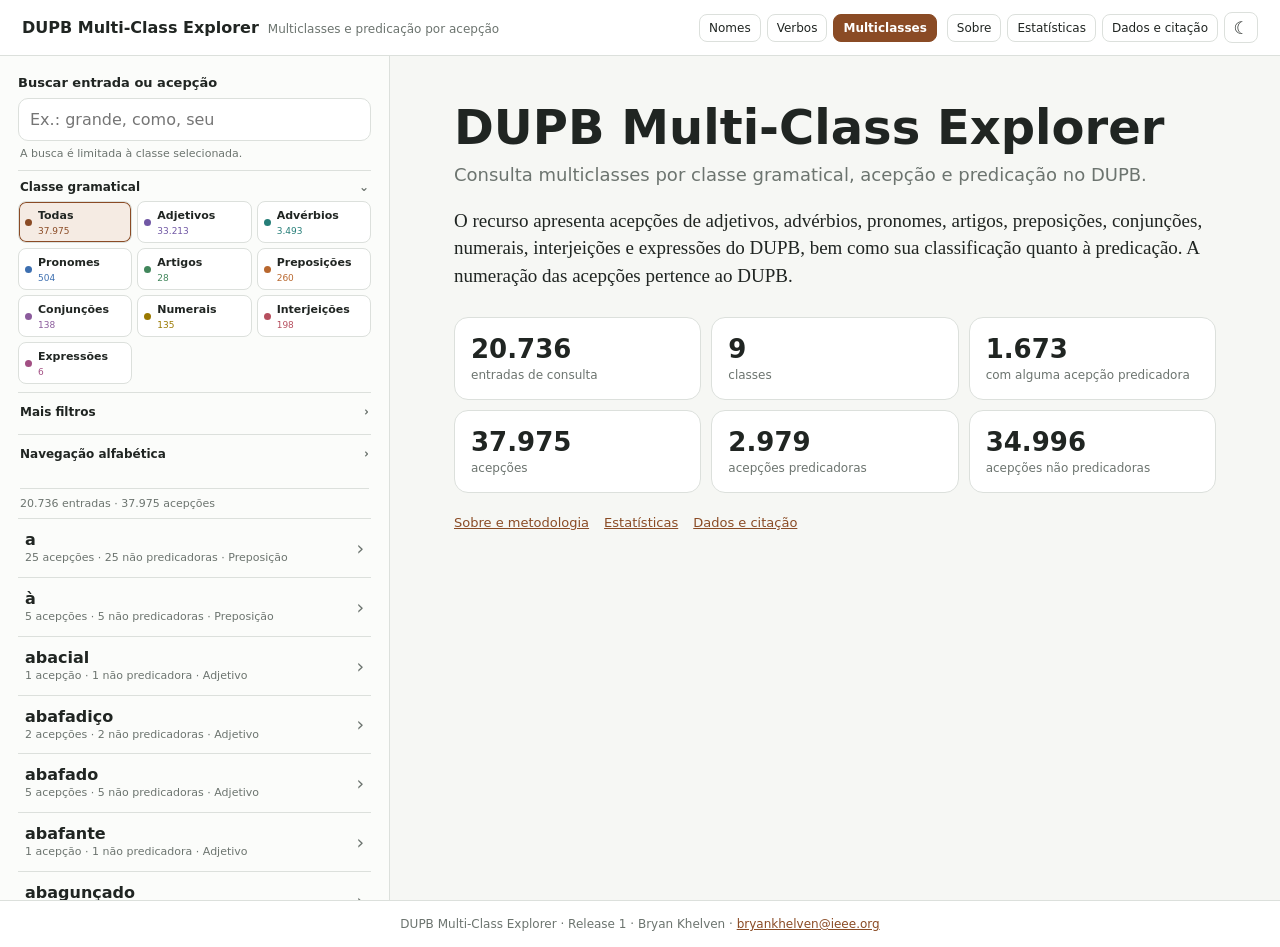
<file: index.html>
<!doctype html><html lang="pt-BR"><head><meta charset="utf-8"><meta name="viewport" content="width=device-width,initial-scale=1"><title>DUPB Multi-Class Explorer</title><meta name="description" content="Consulta de adjetivos, advérbios e outras classes por acepção no DUPB."><script src="theme.js"></script><link rel="icon" href="favicon.svg" type="image/svg+xml"><link rel="stylesheet" href="styles.css"><link rel="stylesheet" href="resource.css"></head><body><header class="topbar"><div class="brand"><a href="index.html">DUPB Multi-Class Explorer</a><span>Multiclasses e predicação por acepção</span></div><div class="header-right"><div class="resource-switch" aria-label="Recursos DUPB"></div><div class="top-actions"><a class="nav-btn" href="about.html">Sobre</a><a class="nav-btn" href="stats.html">Estatísticas</a><a class="nav-btn" href="download.html">Dados e citação</a><button class="theme-btn icon-btn" data-theme-toggle type="button"></button></div></div></header><main class="explorer"><aside class="filters">
<div class="search-block"><label id="searchLabel" for="q">Buscar entrada ou acepção</label><input id="q" type="search" autocomplete="off" placeholder="Ex.: grande, como, seu"><p class="hint">A busca é limitada à classe selecionada.</p></div>
<details class="sidebar-section class-selector-section" open><summary>Classe gramatical</summary><div class="sidebar-section-body"><div class="class-filter-wrap"><div id="classFilters" class="class-filter-grid compact"><button type="button" data-pos="all" class="class-filter all-classes on"><span class="class-dot"></span><span>Todas</span><small>37.975</small></button><button type="button" data-pos="Adj" class="class-filter pos-adj"><span class="class-dot"></span><span>Adjetivos</span><small>33.213</small></button><button type="button" data-pos="Adv" class="class-filter pos-adv"><span class="class-dot"></span><span>Advérbios</span><small>3.493</small></button><button type="button" data-pos="Pron" class="class-filter pos-pron"><span class="class-dot"></span><span>Pronomes</span><small>504</small></button><button type="button" data-pos="Art" class="class-filter pos-art"><span class="class-dot"></span><span>Artigos</span><small>28</small></button><button type="button" data-pos="Prep" class="class-filter pos-prep"><span class="class-dot"></span><span>Preposições</span><small>260</small></button><button type="button" data-pos="Conj" class="class-filter pos-conj"><span class="class-dot"></span><span>Conjunções</span><small>138</small></button><button type="button" data-pos="Num" class="class-filter pos-num"><span class="class-dot"></span><span>Numerais</span><small>135</small></button><button type="button" data-pos="Interj" class="class-filter pos-interj"><span class="class-dot"></span><span>Interjeições</span><small>198</small></button><button type="button" data-pos="MWE" class="class-filter pos-mwe"><span class="class-dot"></span><span>Expressões</span><small>6</small></button></div></div></div></details>
<details class="sidebar-section"><summary>Mais filtros</summary><div class="sidebar-section-body">
<p class="lab">Filtro de entradas</p><div id="profiles" class="profile-options">
<button data-p="all" class="on"><small class="facet-count"></small><span class="facet-label">Todas as entradas</span></button>
<button data-p="hasS"><small class="facet-count"></small><span class="facet-label">Com algum sentido predicador</span></button>
<button data-p="allS"><small class="facet-count"></small><span class="facet-label">Com todos os sentidos predicadores</span></button>
<button data-p="mixed"><small class="facet-count"></small><span class="facet-label">Com sentidos dos dois tipos</span></button>
<button data-p="nonly"><small class="facet-count"></small><span class="facet-label">Sem sentidos predicadores</span></button></div>
<p class="lab">Acepções exibidas</p><div id="senseFilters" class="segmented"><button data-s="all" class="on">Todas as acepções</button><button data-s="S">Predicadoras</button><button data-s="N">Não predicadoras</button></div>
<div class="two-cols"><div><p class="lab">Mínimo de acepções</p><select id="minSenses"><option value="1">1</option><option>2</option><option>3</option><option>5</option><option>10</option></select></div><div><p class="lab">Máximo de acepções</p><select id="maxSenses"><option value="999">Sem máximo</option><option>1</option><option>2</option><option>3</option><option>5</option><option>10</option><option>20</option></select></div></div>
</div></details>
<details class="sidebar-section"><summary>Navegação alfabética</summary><div id="alphabet" class="alphabet"></div></details>
<div id="activeFilters" class="active-filters" hidden></div><div id="count"></div><div id="list" class="lexical-list"></div>
</aside><section id="content"><div id="intro"><h1>DUPB Multi-Class Explorer</h1><p class="subtitle">Consulta multiclasses por classe gramatical, acepção e predicação no DUPB.</p><p class="scope">O recurso apresenta acepções de adjetivos, advérbios, pronomes, artigos, preposições, conjunções, numerais, interjeições e expressões do DUPB, bem como sua classificação quanto à predicação. A numeração das acepções pertence ao DUPB.</p><div id="stats"></div><div class="page-links"><a href="about.html">Sobre e metodologia</a><a href="stats.html">Estatísticas</a><a href="download.html">Dados e citação</a></div></div><div id="entry" hidden><p class="eyebrow">Entrada lexical</p><div class="entry-head"><div><h1 id="title"></h1><p id="summary"></p></div><div class="entry-data"><span>Exportar esta entrada:</span><button id="jsonOne">JSON</button><button id="jsonlOne">JSONL</button></div></div><div class="entry-body"><div id="groups"></div><aside class="lexical"><h2>Ficha lexical</h2><dl id="lexicalData"></dl><div class="lexical-actions"><button id="copyLink" class="quiet-action">Copiar link</button><details class="cite-menu"><summary>Citar esta entrada</summary><div><button id="copyCitation" class="quiet-action">Copiar referência</button><br><button id="copyBibtex" class="quiet-action">Copiar BibTeX</button></div></details></div></aside></div></div></section></main><footer>DUPB Multi-Class Explorer · Release 1 · Bryan Khelven · <a href="mailto:bryankhelven@ieee.org">bryankhelven@ieee.org</a></footer><script src="config.js"></script><script src="resource-nav.js"></script><script src="data/release-info.js"></script><script src="data/entries.js"></script><script src="common.js"></script><script src="app.js"></script></body></html>
</file>
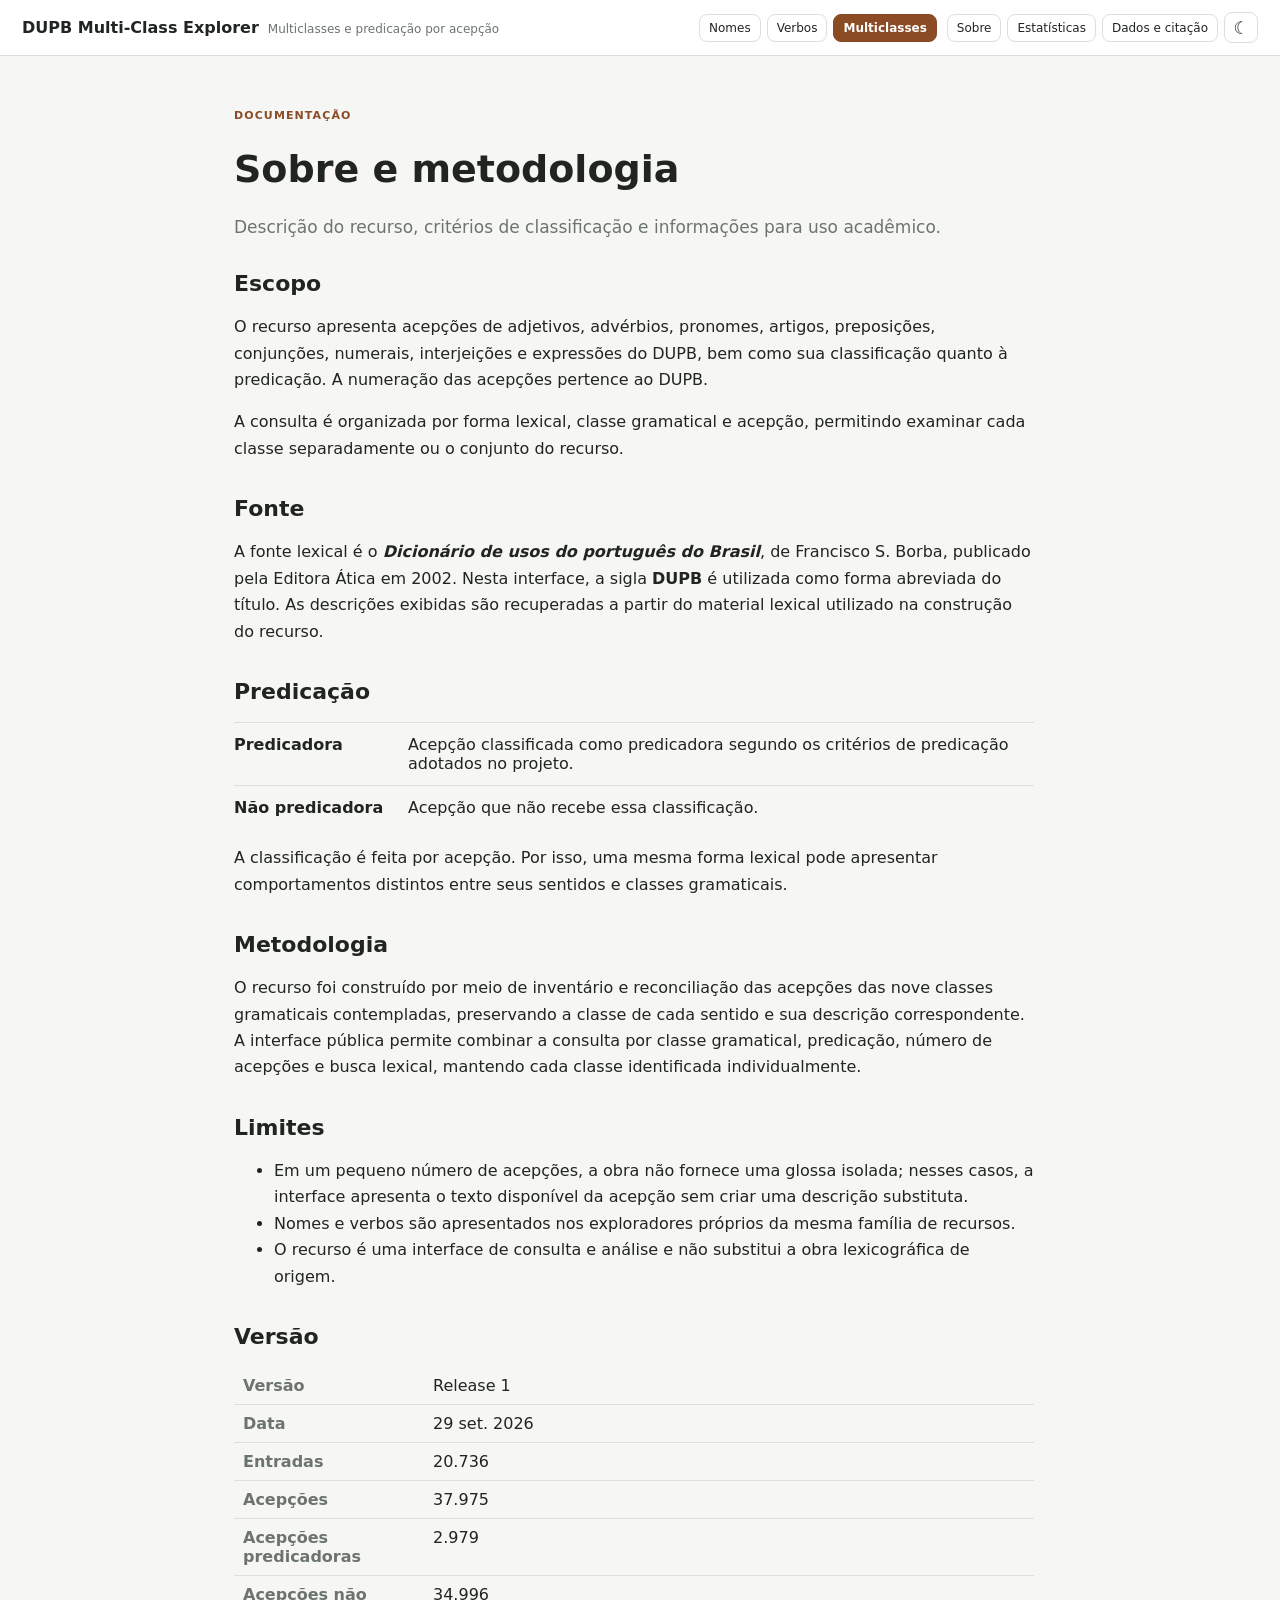
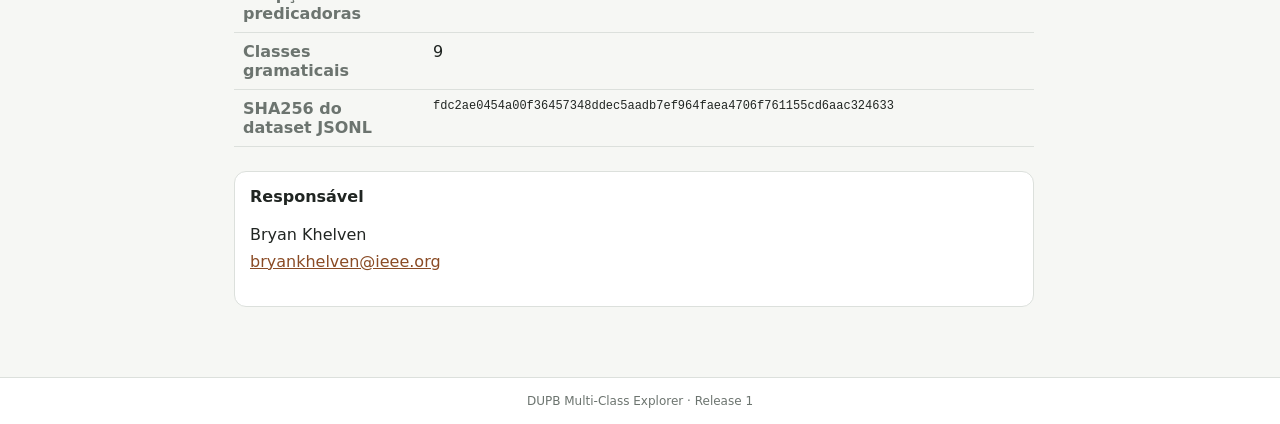
<file: about.html>
<!doctype html><html lang="pt-BR"><head><meta charset="utf-8"><meta name="viewport" content="width=device-width,initial-scale=1"><title>Sobre · DUPB Multi-Class Explorer</title><script src="theme.js"></script><link rel="icon" href="favicon.svg"><link rel="stylesheet" href="styles.css"><link rel="stylesheet" href="resource.css"></head><body><header class="topbar"><div class="brand"><a href="index.html">DUPB Multi-Class Explorer</a><span>Multiclasses e predicação por acepção</span></div><div class="header-right"><div class="resource-switch" aria-label="Recursos DUPB"></div><div class="top-actions"><a class="nav-btn" href="about.html">Sobre</a><a class="nav-btn" href="stats.html">Estatísticas</a><a class="nav-btn" href="download.html">Dados e citação</a><button class="theme-btn icon-btn" data-theme-toggle type="button"></button></div></div></header><main class="page narrow"><p class="eyebrow">Documentação</p><h1>Sobre e metodologia</h1><p class="lead">Descrição do recurso, critérios de classificação e informações para uso acadêmico.</p><section class="prose"><h2>Escopo</h2><p>O recurso apresenta acepções de adjetivos, advérbios, pronomes, artigos, preposições, conjunções, numerais, interjeições e expressões do DUPB, bem como sua classificação quanto à predicação. A numeração das acepções pertence ao DUPB.</p><p>A consulta é organizada por forma lexical, classe gramatical e acepção, permitindo examinar cada classe separadamente ou o conjunto do recurso.</p><h2>Fonte</h2><p>A fonte lexical é o <strong><em>Dicionário de usos do português do Brasil</em></strong>, de Francisco S. Borba, publicado pela Editora Ática em 2002. Nesta interface, a sigla <strong>DUPB</strong> é utilizada como forma abreviada do título. As descrições exibidas são recuperadas a partir do material lexical utilizado na construção do recurso.</p><h2>Predicação</h2><div class="definition"><strong>Predicadora</strong><span>Acepção classificada como predicadora segundo os critérios de predicação adotados no projeto.</span></div><div class="definition"><strong>Não predicadora</strong><span>Acepção que não recebe essa classificação.</span></div><p>A classificação é feita por acepção. Por isso, uma mesma forma lexical pode apresentar comportamentos distintos entre seus sentidos e classes gramaticais.</p><h2>Metodologia</h2><p>O recurso foi construído por meio de inventário e reconciliação das acepções das nove classes gramaticais contempladas, preservando a classe de cada sentido e sua descrição correspondente. A interface pública permite combinar a consulta por classe gramatical, predicação, número de acepções e busca lexical, mantendo cada classe identificada individualmente.</p><h2>Limites</h2><ul><li>Em um pequeno número de acepções, a obra não fornece uma glossa isolada; nesses casos, a interface apresenta o texto disponível da acepção sem criar uma descrição substituta.</li><li>Nomes e verbos são apresentados nos exploradores próprios da mesma família de recursos.</li><li>O recurso é uma interface de consulta e análise e não substitui a obra lexicográfica de origem.</li></ul><h2>Versão</h2><table class="public-version"><tr><th>Versão</th><td>Release 1</td></tr><tr><th>Data</th><td>29 set. 2026</td></tr><tr><th>Entradas</th><td>20.736</td></tr><tr><th>Acepções</th><td>37.975</td></tr><tr><th>Acepções predicadoras</th><td>2.979</td></tr><tr><th>Acepções não predicadoras</th><td>34.996</td></tr><tr><th>Classes gramaticais</th><td>9</td></tr><tr><th>SHA256 do dataset JSONL</th><td class="mono" data-dataset-sha></td></tr></table><div class="contact"><strong>Responsável</strong><p>Bryan Khelven<br><a href="mailto:bryankhelven@ieee.org">bryankhelven@ieee.org</a></p></div></section></main><footer>DUPB Multi-Class Explorer · Release 1</footer><script src="config.js"></script><script src="resource-nav.js"></script><script src="data/release-info.js"></script><script src="common.js"></script></body></html>
</file>
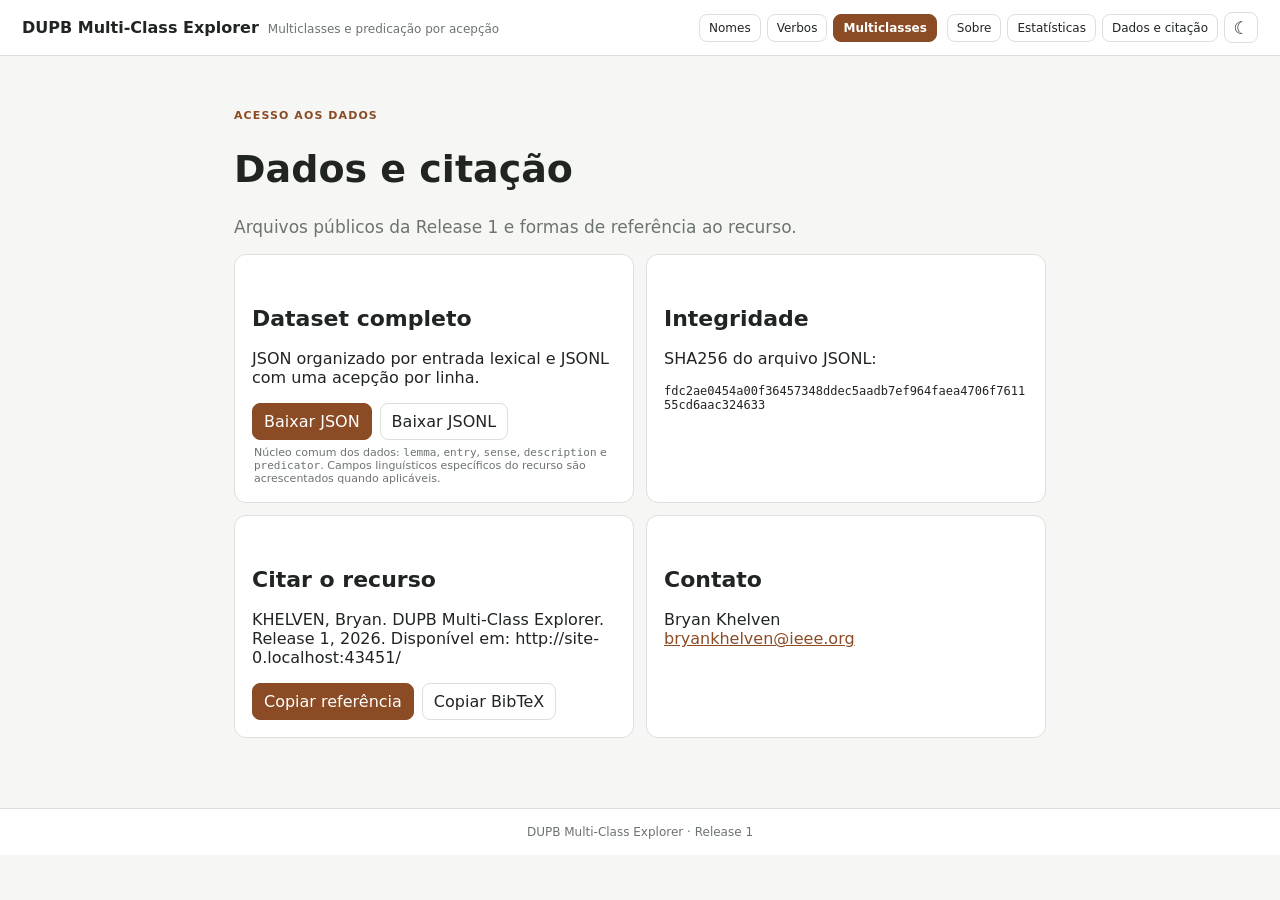
<file: download.html>
<!doctype html><html lang="pt-BR"><head><meta charset="utf-8"><meta name="viewport" content="width=device-width,initial-scale=1"><title>Dados e citação · DUPB Multi-Class Explorer</title><script src="theme.js"></script><link rel="icon" href="favicon.svg"><link rel="stylesheet" href="styles.css"><link rel="stylesheet" href="resource.css"></head><body><header class="topbar"><div class="brand"><a href="index.html">DUPB Multi-Class Explorer</a><span>Multiclasses e predicação por acepção</span></div><div class="header-right"><div class="resource-switch" aria-label="Recursos DUPB"></div><div class="top-actions"><a class="nav-btn" href="about.html">Sobre</a><a class="nav-btn" href="stats.html">Estatísticas</a><a class="nav-btn" href="download.html">Dados e citação</a><button class="theme-btn icon-btn" data-theme-toggle type="button"></button></div></div></header><main class="page narrow"><p class="eyebrow">Acesso aos dados</p><h1>Dados e citação</h1><p class="lead">Arquivos públicos da Release 1 e formas de referência ao recurso.</p><div class="download-grid"><section class="download-card"><h2>Dataset completo</h2><p>JSON organizado por entrada lexical e JSONL com uma acepção por linha.</p><div class="button-row"><a class="btn primary" href="data/dupb-multiclass-explorer.json" download="dupb-multiclass-explorer.json">Baixar JSON</a><a class="btn" href="data/dupb-multiclass-explorer.jsonl" download="dupb-multiclass-explorer.jsonl">Baixar JSONL</a></div><p class="hint">Núcleo comum dos dados: <code>lemma</code>, <code>entry</code>, <code>sense</code>, <code>description</code> e <code>predicator</code>. Campos linguísticos específicos do recurso são acrescentados quando aplicáveis.</p></section><section class="download-card"><h2>Integridade</h2><p>SHA256 do arquivo JSONL:</p><p class="checksum" data-dataset-sha></p></section><section class="download-card"><h2>Citar o recurso</h2><p id="citation"></p><div class="button-row"><button class="btn primary" id="copyCitation">Copiar referência</button><button class="btn" id="copyBibtex">Copiar BibTeX</button></div></section><section class="download-card"><h2>Contato</h2><p>Bryan Khelven<br><a href="mailto:bryankhelven@ieee.org">bryankhelven@ieee.org</a></p></section></div></main><footer>DUPB Multi-Class Explorer · Release 1</footer><script src="config.js"></script><script src="resource-nav.js"></script><script src="data/release-info.js"></script><script src="common.js"></script><script>document.addEventListener('DOMContentLoaded',()=>{const C=window.DUPB_COMMON;document.querySelector('#citation').textContent=C.citation();document.querySelector('#copyCitation').onclick=e=>C.copy(C.citation(),e.currentTarget);document.querySelector('#copyBibtex').onclick=e=>C.copy(C.bibtex(),e.currentTarget)})</script></body></html>
</file>
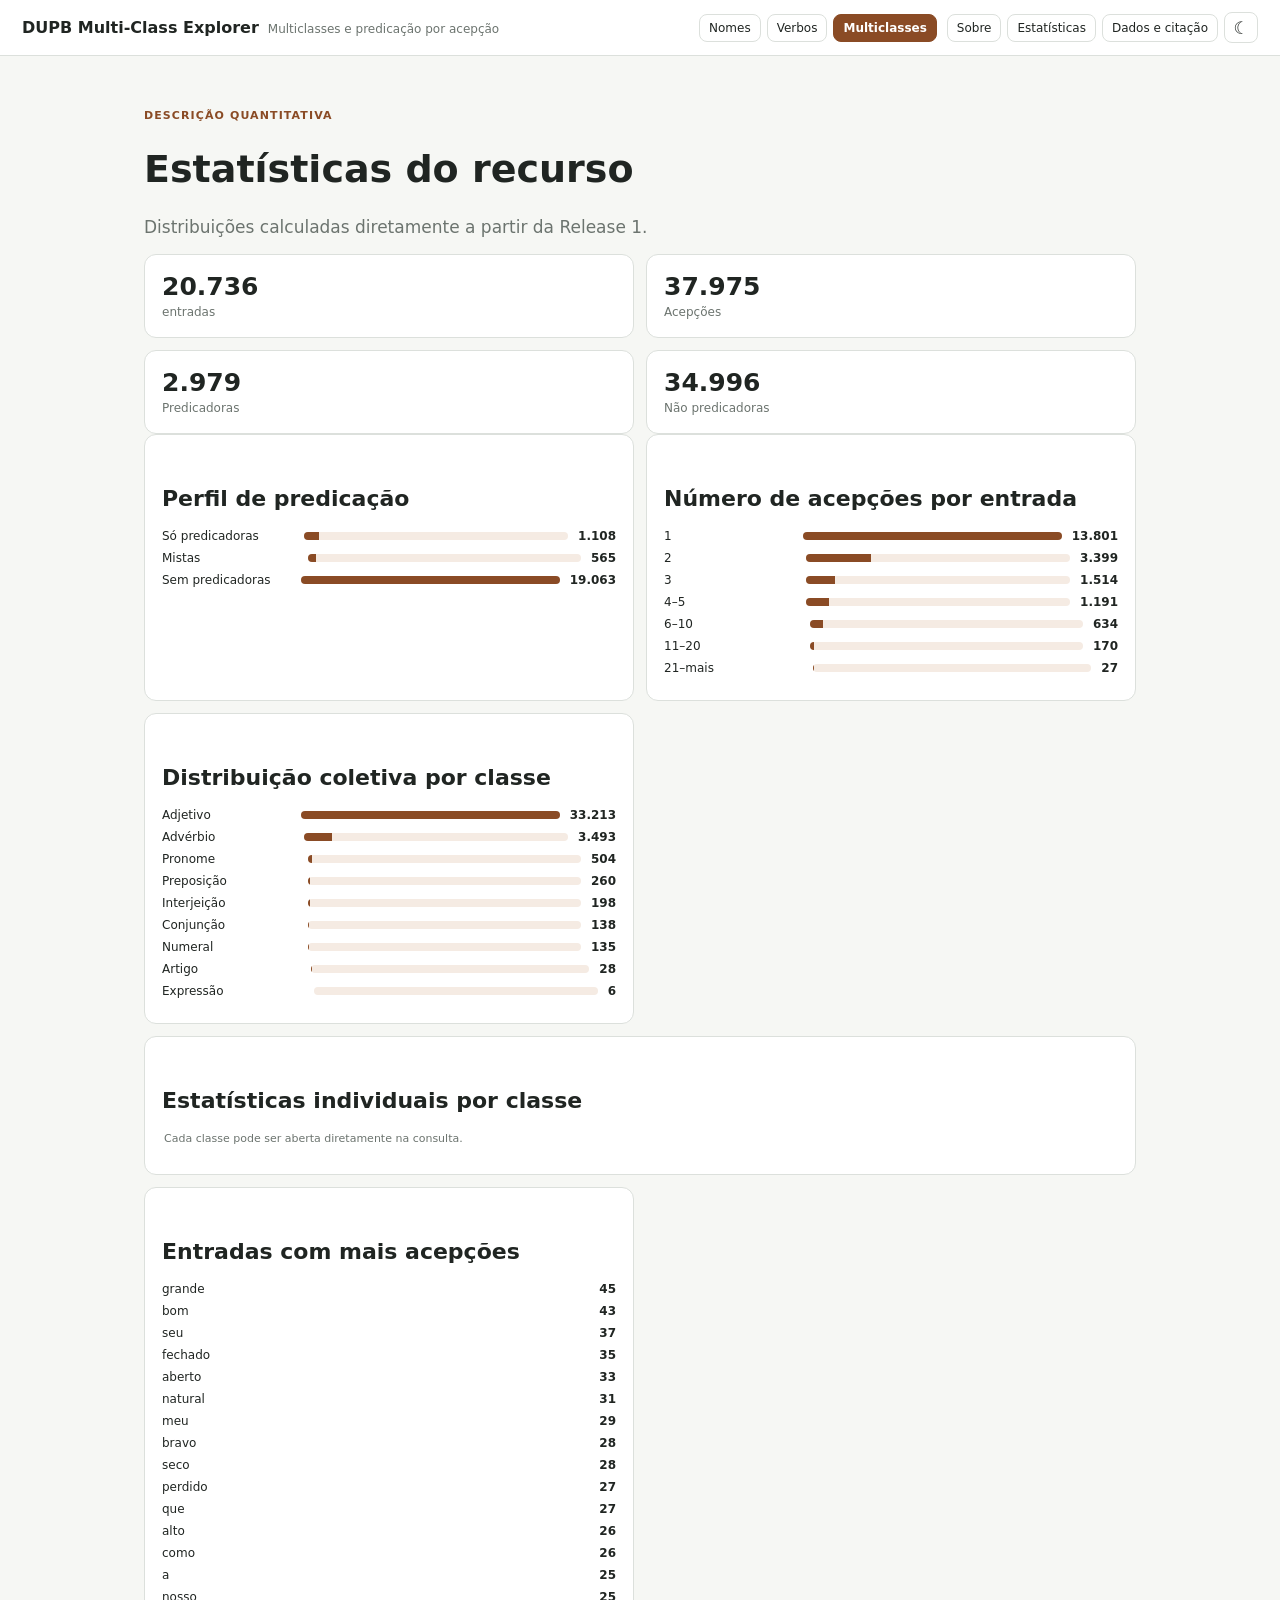
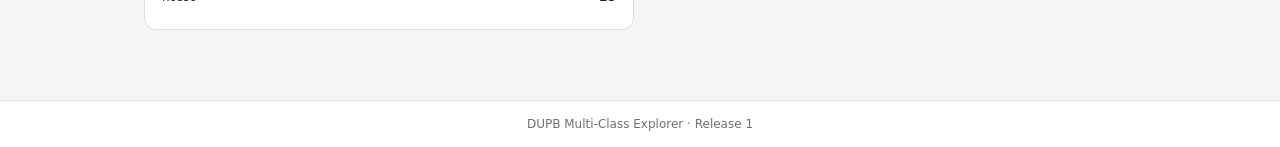
<file: stats.html>
<!doctype html><html lang="pt-BR"><head><meta charset="utf-8"><meta name="viewport" content="width=device-width,initial-scale=1"><title>Estatísticas · DUPB Multi-Class Explorer</title><script src="theme.js"></script><link rel="icon" href="favicon.svg"><link rel="stylesheet" href="styles.css"><link rel="stylesheet" href="resource.css"></head><body><header class="topbar"><div class="brand"><a href="index.html">DUPB Multi-Class Explorer</a><span>Multiclasses e predicação por acepção</span></div><div class="header-right"><div class="resource-switch" aria-label="Recursos DUPB"></div><div class="top-actions"><a class="nav-btn" href="about.html">Sobre</a><a class="nav-btn" href="stats.html">Estatísticas</a><a class="nav-btn" href="download.html">Dados e citação</a><button class="theme-btn icon-btn" data-theme-toggle type="button"></button></div></div></header><main class="page"><p class="eyebrow">Descrição quantitativa</p><h1>Estatísticas do recurso</h1><p class="lead">Distribuições calculadas diretamente a partir da Release 1.</p><div id="headline" class="info-grid"></div><div class="stats-grid"><section class="stat-panel"><h2>Perfil de predicação</h2><div id="profileBars"></div></section><section class="stat-panel"><h2>Número de acepções por entrada</h2><div id="senseBars"></div></section><section class="stat-panel"><h2>Distribuição coletiva por classe</h2><div id="specificBars"></div></section><section id="specificPanel2" class="stat-panel"><h2></h2><div id="specificBars2"></div></section><section class="stat-panel" style="grid-column:1/-1"><h2>Estatísticas individuais por classe</h2><p class="hint">Cada classe pode ser aberta diretamente na consulta.</p><div id="classStats" class="class-stats-grid"></div></section><section class="stat-panel"><h2>Entradas com mais acepções</h2><div id="topNames"></div></section></div></main><footer>DUPB Multi-Class Explorer · Release 1</footer><script src="config.js"></script><script src="resource-nav.js"></script><script src="data/release-info.js"></script><script src="data/entries.js"></script><script src="common.js"></script><script src="stats.js"></script></body></html>
</file>
<file: styles.css>
:root{
  --bg:#f6f7f4;--panel:#fbfcfa;--paper:#fff;--text:#202522;--muted:#6c746f;
  --line:#dce0dc;--accent:#245b76;--accent-ink:#fff;--soft:#e8f0f4;
  --pred:#e6f1f6;--non:#efefec;--warn:#f7efe7
}
:root[data-theme="dark"]{
  --bg:#131614;--panel:#181c19;--paper:#202522;--text:#e8ece9;--muted:#aab0ac;
  --line:#343a36;--accent:#92c8e3;--accent-ink:#12222b;--soft:#24343c;
  --pred:#203844;--non:#2b2f2c;--warn:#3a2e25
}
*{box-sizing:border-box}
body{margin:0;font-family:system-ui,-apple-system,BlinkMacSystemFont,"Segoe UI",sans-serif;background:var(--bg);color:var(--text)}
a{color:var(--accent)}button,input,select{font:inherit;color:inherit}
.topbar{padding:12px 22px;background:var(--paper);border-bottom:1px solid var(--line);display:flex;justify-content:space-between;gap:18px;align-items:center;position:sticky;top:0;z-index:10}
.brand{display:flex;gap:9px;align-items:baseline;white-space:nowrap}.brand a{font-weight:800;text-decoration:none;color:var(--text)}.brand span{font-size:12px;color:var(--muted)}
.top-actions,.resource-switch{display:flex;gap:6px;align-items:center;flex-wrap:wrap}
.nav-btn,.resource-switch a,.theme-btn{font-size:12px;text-decoration:none;color:var(--text);border:1px solid var(--line);background:var(--paper);padding:6px 9px;border-radius:8px}
.resource-switch a.active{background:var(--accent);border-color:var(--accent);color:var(--accent-ink);font-weight:750}
.header-right{display:flex;gap:10px;align-items:center;justify-content:flex-end;flex-wrap:wrap}
.icon-btn{width:34px;height:31px;padding:0;display:grid;place-items:center;font-size:17px;cursor:pointer}
.explorer{display:grid;grid-template-columns:390px 1fr;min-height:calc(100vh - 56px)}
.filters{padding:16px 18px;border-right:1px solid var(--line);background:var(--panel);position:sticky;top:56px;height:calc(100vh - 56px);overflow:auto}
.filters label{font-size:13px;font-weight:700}.filters input{width:100%;margin-top:7px;padding:11px;border:1px solid var(--line);background:var(--paper);border-radius:10px}
.hint{font-size:11px;color:var(--muted);margin:6px 2px 0}.lab{font-size:12px;font-weight:800;margin:16px 0 7px}
.sidebar-section{border-top:1px solid var(--line);margin-top:12px;padding-top:2px}.sidebar-section>summary{list-style:none;cursor:pointer;font-size:12px;font-weight:800;padding:10px 2px 7px;display:flex;justify-content:space-between}.sidebar-section>summary::-webkit-details-marker{display:none}.sidebar-section>summary::after{content:"⌄";color:var(--muted)}.sidebar-section:not([open])>summary::after{transform:rotate(-90deg)}
.profile-options,.pos-options{display:grid;gap:6px}.profile-options button,.pos-options button{width:100%;min-height:38px;display:grid;grid-template-columns:58px minmax(0,1fr);align-items:center;text-align:left;gap:8px;border:1px solid var(--line);background:var(--paper);color:var(--text);border-radius:11px;padding:7px 10px 7px 7px;cursor:pointer}
.profile-options button.on,.pos-options button.on{background:var(--accent);border-color:var(--accent);color:var(--accent-ink)}
.facet-count{margin:0;padding:2px 5px;min-width:48px;text-align:center;font-size:10px;line-height:1.35;font-weight:700;font-variant-numeric:tabular-nums;color:var(--accent);background:var(--soft);border-radius:6px}
button.on .facet-count{color:inherit;background:color-mix(in srgb,var(--paper) 18%,transparent)}
.facet-label{font-size:13px;line-height:1.25;font-weight:600}
.segmented{display:grid;grid-template-columns:1.2fr 1fr 1.25fr;gap:0;width:100%;overflow:hidden;border:1px solid var(--line);border-radius:10px}
.segmented button{min-width:0;margin:0;border:0;border-right:1px solid var(--line);padding:8px 7px;font-size:11px;line-height:1.15;background:var(--paper);cursor:pointer}.segmented button:last-child{border-right:0}.segmented button.on{background:var(--accent);color:var(--accent-ink)}
.two-cols{display:grid;grid-template-columns:1fr 1fr;gap:8px}.two-cols select,.wide-select{width:100%;padding:7px;border:1px solid var(--line);border-radius:8px;background:var(--paper)}
.alphabet{display:flex;gap:3px;flex-wrap:wrap}.alpha{border:0;background:transparent;color:var(--muted);padding:4px 6px;border-radius:5px;cursor:pointer}.alpha.on,.alpha:hover{background:var(--soft);color:var(--text)}
#count{margin:10px 2px 8px;padding-top:8px;border-top:1px solid var(--line);font-size:11px;color:var(--muted);font-variant-numeric:tabular-nums}
.lexical-list{min-height:100px}.lem{display:flex;justify-content:space-between;align-items:center;gap:10px;width:100%;border:0;border-bottom:1px solid var(--line);background:transparent;color:var(--text);padding:11px 7px;text-align:left;cursor:pointer}.lem:first-child{border-top:1px solid var(--line)}.lem:hover,.lem.sel{background:var(--soft)}.lex-main{display:flex;flex-direction:column;gap:2px;min-width:0}.lex-main strong{overflow:hidden;text-overflow:ellipsis;white-space:nowrap}.lex-main small{font-size:11px;line-height:1.35;color:var(--muted)}.chev{font-size:19px;color:var(--muted)}
#content{padding:42px clamp(24px,5vw,70px)}#intro,#entry{max-width:1040px;margin:auto}.eyebrow{color:var(--accent);text-transform:uppercase;font-size:11px;font-weight:800;letter-spacing:.1em}#intro h1,#entry h1{font-size:clamp(32px,4vw,48px);line-height:1.08;margin:4px 0 10px}.subtitle{font-size:18px;color:var(--muted);margin:0}.scope{font-family:Georgia,serif;font-size:19px;line-height:1.45;max-width:820px;margin:22px 0 0}
#stats{display:grid;grid-template-columns:repeat(3,1fr);gap:10px;margin-top:28px}.stat{background:var(--paper);border:1px solid var(--line);border-radius:14px;padding:16px}.stat b{display:block;font-size:26px}.stat span{font-size:12px;color:var(--muted)}
.page-links{display:flex;gap:15px;flex-wrap:wrap;margin-top:22px;font-size:13px}
.entry-head{display:flex;justify-content:space-between;gap:20px;align-items:flex-end}.entry-head #summary{color:var(--muted)}.entry-data{display:flex;gap:6px;align-items:center;flex-wrap:wrap;padding-bottom:14px}.entry-data span{font-size:11px;color:var(--muted)}.entry-data button{border:1px solid var(--line);background:transparent;padding:5px 8px;border-radius:8px;cursor:pointer}
.entry-body{display:grid;grid-template-columns:minmax(0,1fr) 240px;gap:28px}.lexical{border-left:1px solid var(--line);padding-left:18px;position:sticky;top:82px;align-self:start}.lexical h2{font-size:12px;text-transform:uppercase;letter-spacing:.08em;color:var(--muted)}.lexical dl{display:grid;grid-template-columns:1fr auto;gap:6px 10px;font-size:12px}.lexical dt{color:var(--muted)}.lexical dd{margin:0;font-weight:700;text-align:right}
.lexical-actions{margin-top:12px;padding-top:10px;border-top:1px solid var(--line)}.quiet-action,.cite-menu>summary{border:0;background:transparent;color:var(--accent);padding:4px 0;font-size:11px;cursor:pointer}.cite-menu>summary{list-style:none}.cite-menu>summary::-webkit-details-marker{display:none}.cite-menu>summary::after{content:" ▾";color:var(--muted)}
.grp{margin:26px 0}.grp h3{margin:0 0 8px}.card{background:var(--paper);border:1px solid var(--line);border-radius:16px;padding:17px 19px;margin:9px 0}.top{display:flex;justify-content:space-between;gap:8px;align-items:flex-start;flex-wrap:wrap}.badge-row{display:flex;gap:5px;flex-wrap:wrap}.num{font-size:12px;color:var(--muted);font-weight:800}.badge{font-size:10px;font-weight:800;border-radius:999px;padding:5px 8px;background:var(--soft);color:var(--accent)}.badge.N{background:var(--non);color:var(--muted)}.badge.pos,.badge.meta{font-weight:700;background:var(--soft)}.desc{font-family:Georgia,serif;font-size:23px;margin:9px 0 0;line-height:1.32}.meta-line{font-size:11px;color:var(--muted);margin:8px 0 0}.source-fallback{background:var(--warn);border-radius:10px;padding:11px 12px;margin-top:10px}.source-fallback b{display:block;font-size:10px;text-transform:uppercase;letter-spacing:.06em;color:var(--muted);margin-bottom:5px}.source-fallback p{margin:0;font-family:Georgia,serif;line-height:1.42}
.active-filters{display:flex;flex-wrap:wrap;gap:5px;margin:12px 0 4px}.filter-chip{border:1px solid var(--line);background:var(--paper);padding:5px 8px;border-radius:999px;font-size:11px;cursor:pointer}
footer{padding:16px;text-align:center;font-size:12px;color:var(--muted);background:var(--paper);border-top:1px solid var(--line)}
.page{max-width:1040px;margin:auto;padding:42px 24px 70px}.page.narrow{max-width:860px}.page h1{font-size:38px}.page h2{font-size:22px;margin-top:34px}.lead{font-size:17px;color:var(--muted)}.prose{max-width:800px}.prose p,.prose li{line-height:1.65}.definition{display:grid;grid-template-columns:160px 1fr;gap:14px;border-top:1px solid var(--line);padding:12px 0}.public-version{width:100%;border-collapse:collapse;margin-top:12px}.public-version th,.public-version td{text-align:left;padding:9px;border-bottom:1px solid var(--line);vertical-align:top}.public-version th{width:190px;color:var(--muted);font-weight:600}.mono{font-family:ui-monospace,SFMono-Regular,Consolas,monospace;font-size:12px;overflow-wrap:anywhere}.contact{border:1px solid var(--line);background:var(--paper);padding:15px;border-radius:12px;margin-top:24px}
.info-grid,.stats-grid,.download-grid{display:grid;grid-template-columns:repeat(2,minmax(0,1fr));gap:12px}.info-card,.stat-panel,.download-card{background:var(--paper);border:1px solid var(--line);border-radius:12px;padding:17px}.info-card b{display:block;font-size:25px}.info-card span{font-size:12px;color:var(--muted)}.bar-row{display:grid;grid-template-columns:minmax(120px,1fr) 2fr auto;gap:10px;align-items:center;margin:8px 0;font-size:12px}.bar{height:8px;background:var(--soft);border-radius:999px;overflow:hidden}.bar i{display:block;height:100%;background:var(--accent)}.button-row{display:flex;gap:8px;flex-wrap:wrap}.btn{display:inline-block;border:1px solid var(--line);background:var(--paper);padding:8px 11px;border-radius:8px;text-decoration:none;color:var(--text);cursor:pointer}.btn.primary{background:var(--accent);border-color:var(--accent);color:var(--accent-ink)}.checksum{overflow-wrap:anywhere;font-family:ui-monospace,SFMono-Regular,Consolas,monospace;font-size:12px}
.portal{max-width:980px;margin:0 auto;padding:64px 24px}.portal h1{font-size:44px;margin-bottom:8px}.portal .lead{max-width:760px}.resource-cards{display:grid;grid-template-columns:repeat(3,1fr);gap:14px;margin-top:30px}.resource-card{border:1px solid var(--line);background:var(--paper);border-radius:16px;padding:20px;text-decoration:none;color:var(--text)}.resource-card:hover{transform:translateY(-1px)}.resource-card i{display:block;width:14px;height:14px;border-radius:50%;margin-bottom:14px}.resource-card b{display:block;font-size:20px;margin-bottom:4px}.resource-card span{font-size:12px;color:var(--muted);line-height:1.4}
@media(max-width:900px){.topbar{align-items:flex-start;flex-direction:column}.header-right{justify-content:flex-start}.explorer{display:block}.filters{position:static;height:auto;border-right:0;border-bottom:1px solid var(--line)}#content{padding:30px 16px}.entry-head{display:block}.entry-body{display:block}.lexical{position:static;border-left:0;border-top:1px solid var(--line);padding:16px 0 0;margin-top:22px}.info-grid,.stats-grid,.download-grid,.resource-cards{grid-template-columns:1fr}}
@media(max-width:560px){#stats{grid-template-columns:1fr}.two-cols{grid-template-columns:1fr}.brand{align-items:flex-start;flex-direction:column}.definition{grid-template-columns:1fr}.segmented{grid-template-columns:1fr}.segmented button{border-right:0;border-bottom:1px solid var(--line)}.segmented button:last-child{border-bottom:0}}

/* CANDIDATE V2 — class-first exploration */
.class-filter-panel{display:grid;gap:8px}
.class-group{border-top:1px solid var(--line);padding-top:7px}
.class-group-title{margin:0 0 5px;font-size:10px;line-height:1.2;text-transform:uppercase;letter-spacing:.06em;color:var(--muted);font-weight:800}
.class-filter-grid{display:grid;grid-template-columns:1fr 1fr;gap:5px}
.class-filter-panel .class-filter{
  width:100%;min-width:0;display:grid;grid-template-columns:48px minmax(0,1fr);
  align-items:center;text-align:left;gap:6px;border:1px solid var(--line);
  border-left:4px solid var(--class-color,var(--line));background:var(--paper);
  border-radius:9px;padding:6px 8px 6px 5px;cursor:pointer;color:var(--text)
}
.class-filter-panel .class-filter:hover{background:var(--soft)}
.class-filter-panel .class-filter.on{box-shadow:inset 0 0 0 1px var(--class-color,var(--accent));background:var(--class-bg,var(--soft))}
.class-filter-panel .class-filter .facet-count{color:var(--class-color,var(--accent));background:var(--class-bg,var(--soft));min-width:42px}
.class-filter-panel .all-classes{grid-template-columns:58px minmax(0,1fr);border-left-color:var(--accent)}
.pos-adj{--class-color:#7158a5;--class-bg:#eee9f7}
.pos-adv{--class-color:#267e78;--class-bg:#e4f1ef}
.pos-pron{--class-color:#3d6fb0;--class-bg:#e7edf7}
.pos-art{--class-color:#41865b;--class-bg:#e7f1ea}
.pos-prep{--class-color:#b8672e;--class-bg:#f6e9df}
.pos-conj{--class-color:#8b5b9c;--class-bg:#f1e8f4}
.pos-num{--class-color:#9a7900;--class-bg:#f5f0d9}
.pos-interj{--class-color:#b64f5e;--class-bg:#f7e7ea}
.pos-mwe{--class-color:#a24f83;--class-bg:#f5e6ef}
.pos-vres{--class-color:#667078;--class-bg:#e9ecee}
:root[data-theme="dark"] .pos-adj{--class-color:#b9a8e4;--class-bg:#302b3d}
:root[data-theme="dark"] .pos-adv{--class-color:#7ed1c9;--class-bg:#213936}
:root[data-theme="dark"] .pos-pron{--class-color:#91b8ef;--class-bg:#243348}
:root[data-theme="dark"] .pos-art{--class-color:#8bd0a1;--class-bg:#26392c}
:root[data-theme="dark"] .pos-prep{--class-color:#e8a678;--class-bg:#3d2f26}
:root[data-theme="dark"] .pos-conj{--class-color:#c9a2d7;--class-bg:#372c3d}
:root[data-theme="dark"] .pos-num{--class-color:#e1c764;--class-bg:#3b3520}
:root[data-theme="dark"] .pos-interj{--class-color:#e99aa5;--class-bg:#40292e}
:root[data-theme="dark"] .pos-mwe{--class-color:#df9bc8;--class-bg:#402b38}
:root[data-theme="dark"] .pos-vres{--class-color:#b3bdc4;--class-bg:#30363a}
.badge.pos-Adj{background:#eee9f7;color:#5f478f}.badge.pos-Adv{background:#e4f1ef;color:#1e6964}
.badge.pos-Pron{background:#e7edf7;color:#315f9b}.badge.pos-Art{background:#e7f1ea;color:#347249}
.badge.pos-Prep{background:#f6e9df;color:#9c5425}.badge.pos-Conj{background:#f1e8f4;color:#754785}
.badge.pos-Num{background:#f5f0d9;color:#7f6400}.badge.pos-Interj{background:#f7e7ea;color:#98404e}
.badge.pos-MWE{background:#f5e6ef;color:#89406d}.badge.pos-V{background:#e9ecee;color:#566068}
:root[data-theme="dark"] .badge.pos-Adj,:root[data-theme="dark"] .badge.pos-Adv,:root[data-theme="dark"] .badge.pos-Pron,:root[data-theme="dark"] .badge.pos-Art,:root[data-theme="dark"] .badge.pos-Prep,:root[data-theme="dark"] .badge.pos-Conj,:root[data-theme="dark"] .badge.pos-Num,:root[data-theme="dark"] .badge.pos-Interj,:root[data-theme="dark"] .badge.pos-MWE,:root[data-theme="dark"] .badge.pos-V{background:var(--soft);color:var(--text)}
.class-stats-grid{display:grid;grid-template-columns:repeat(2,minmax(0,1fr));gap:10px;margin-top:12px}
.class-stat-card{border:1px solid var(--line);border-left:5px solid var(--class-color,var(--accent));background:var(--paper);border-radius:12px;padding:13px}
.class-stat-card h3{margin:0 0 10px;font-size:15px}.class-stat-card h3 a{text-decoration:none;color:inherit}
.class-stat-metrics{display:grid;grid-template-columns:1fr 1fr;gap:8px}.class-stat-metrics b{display:block;font-size:18px}.class-stat-metrics span{font-size:10px;color:var(--muted)}
@media(max-width:560px){.class-filter-grid,.class-stats-grid{grid-template-columns:1fr}}

/* Candidate V3: compact independent class chooser */
.class-title{margin-top:11px}
.class-filter-wrap{margin-bottom:4px}
.class-filter-grid.compact{display:grid;grid-template-columns:repeat(3,minmax(0,1fr));gap:5px}
.class-filter-grid.compact .class-filter{
  min-width:0;height:42px;display:grid;grid-template-columns:8px minmax(0,1fr);
  grid-template-rows:1fr 12px;column-gap:5px;align-items:center;
  border:1px solid var(--line);background:var(--paper);border-radius:8px;
  padding:5px 6px;text-align:left;cursor:pointer;color:var(--text)
}
.class-filter-grid.compact .class-dot{
  width:7px;height:7px;border-radius:50%;background:var(--class-color,var(--accent));
  grid-row:1/3;align-self:center
}
.class-filter-grid.compact .class-filter>span:nth-child(2){
  min-width:0;font-size:11px;font-weight:700;line-height:1.05;overflow:hidden;text-overflow:ellipsis;white-space:nowrap
}
.class-filter-grid.compact .class-filter small{
  grid-column:2;font-size:9px;line-height:1;color:var(--class-color,var(--muted));font-variant-numeric:tabular-nums
}
.class-filter-grid.compact .class-filter:hover{background:var(--class-bg,var(--soft))}
.class-filter-grid.compact .class-filter.on{background:var(--class-bg,var(--soft));box-shadow:inset 0 0 0 1px var(--class-color,var(--accent))}
.class-filter-grid.compact .all-classes{--class-color:var(--accent);--class-bg:var(--soft)}
.sidebar-section:not([open]){margin-top:8px}
.filters #count{margin-top:8px}
@media(max-width:560px){
  .class-filter-grid.compact{grid-template-columns:repeat(3,minmax(0,1fr))}
  .class-filter-grid.compact .class-filter{height:40px}
}

/* Class selector can be collapsed without changing class-filter behavior. */
.class-selector-section{margin-top:10px}
.class-selector-section>summary{padding-top:7px}
.class-selector-section .class-filter-wrap{margin:0 0 2px}
.class-selector-section:not([open]){padding-bottom:2px}
</file>
<file: resource.css>
:root{--accent:#8a4b25;--accent-ink:#fff;--soft:#f5ebe3;--pred:#f6eadf}:root[data-theme="dark"]{--accent:#e4ad7d;--accent-ink:#2b1c12;--soft:#3b2d24;--pred:#3b2d24}
</file>
